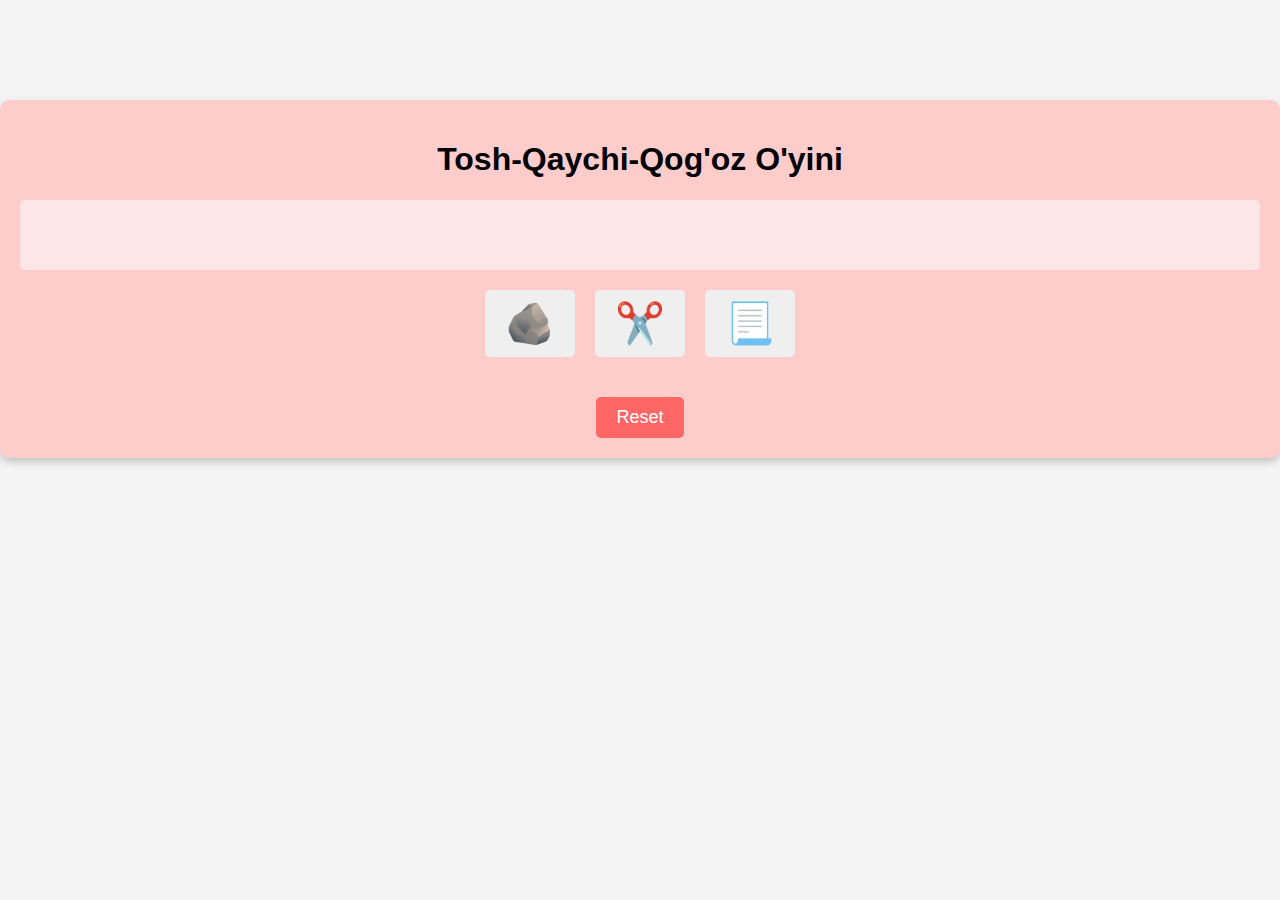
<file: donziki/main.html>
<!DOCTYPE html>
<html lang="en">
<head>
    <meta charset="UTF-8">
    <meta name="viewport" content="width=device-width, initial-scale=1.0">
    <title>Tosh-Qaychi-Qog'oz</title>
    <link rel="stylesheet" href="./main.css">
</head>
<body>
    <div class="card">
        <h1>Tosh-Qaychi-Qog'oz O'yini</h1>
        <div class="txt"></div>
        <div class="uchbahodir">
            <button onclick="playGame('tosh')" id="tosh">🪨</button>
            <button onclick="playGame('qaychi')" id="qaychi">✂️</button>
            <button onclick="playGame(`qog'oz`)" id="qogoz">📃</button>
        </div>

        <button class="reset" onclick="resetGame()">Reset</button>
    </div>
    <script src="./main.js"></script>
</body>
</html>
</file>
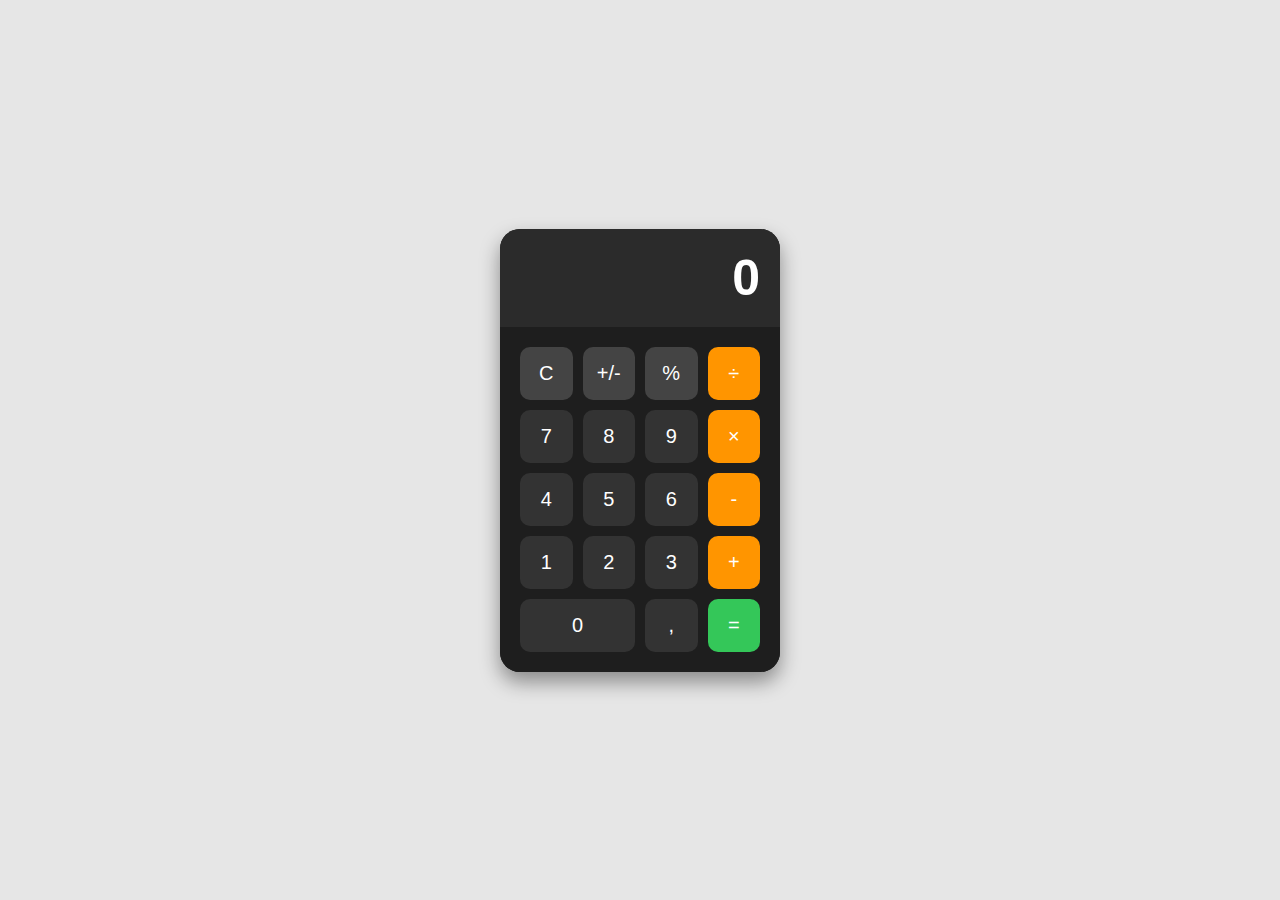
<file: kalkuliyator/front.html>
<!DOCTYPE html>
<html lang="en">
<head>
    <meta charset="UTF-8">
    <meta name="viewport" content="width=device-width, initial-scale=1.0">
    <title>Dark Mode Calculator</title>
    <link rel="stylesheet" href="style.css">
</head>
<body>
    <div class="calculator">
        <div class="screen">
            <span id="display-small" class="small-text"></span>
            <span id="display-large" class="large-text">0</span>
        </div>
        
        <div class="buttons">
            <button class="btn gray" data-action="clear">C</button>
            <button class="btn gray" data-action="toggle-sign">+/-</button>
            <button class="btn gray" data-action="percent">%</button>
            <button class="btn operator" data-action="divide">÷</button>

            <button class="btn">7</button>
            <button class="btn">8</button>
            <button class="btn">9</button>
            <button class="btn operator" data-action="multiply">×</button>

            <button class="btn">4</button>
            <button class="btn">5</button>
            <button class="btn">6</button>
            <button class="btn operator" data-action="subtract">-</button>

            <button class="btn">1</button>
            <button class="btn">2</button>
            <button class="btn">3</button>
            <button class="btn operator" data-action="add">+</button>

            <button class="btn zero">0</button>
            <button class="btn" data-action="decimal">,</button>
            <button class="btn equal" data-action="calculate">=</button>
        </div>
    </div>

    <script src="./back.js"></script>
</body>
</html>
</file>
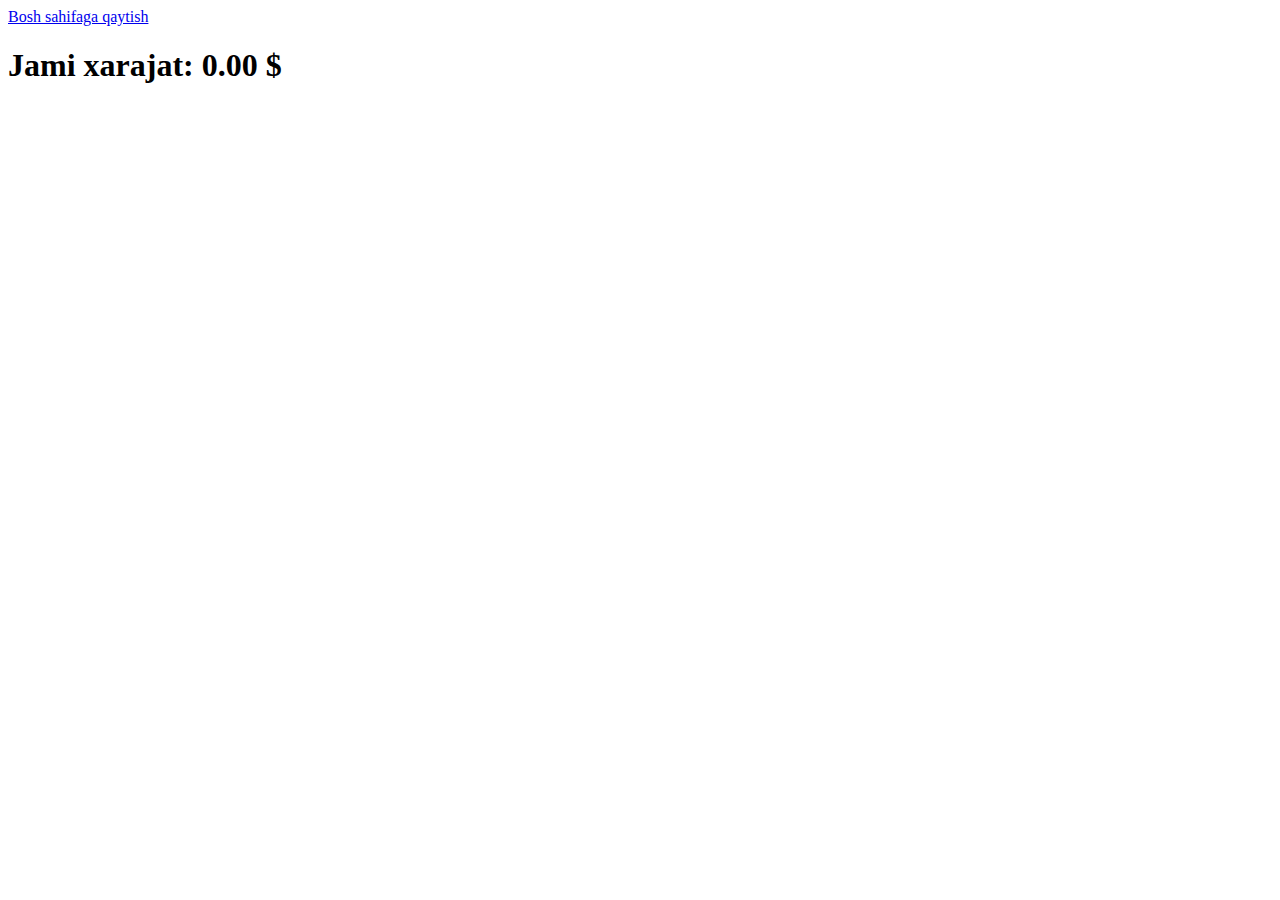
<file: kariznka/trashbin.html>
<!DOCTYPE html>
<html lang="en">
<head>
    <meta charset="UTF-8">
    <meta name="viewport" content="width=device-width, initial-scale=1.0">
    <title>Karzinka</title>
</head>
<body>
    <a href="./index.html">Bosh sahifaga qaytish</a>
    <div class="bag"></div>
    <script src="./qwer.js"></script>
</body>
</html>
</file>
<file: donziki/main.css>
body {
    font-family: Arial, sans-serif;
    text-align: center;
    background-color: #f4f4f4;
    margin: 0;
    padding: 0;
}

.card {
    margin-top: 100px;
    padding: 20px;
    background-color: #ffcccc;
    text-align: center;
    border-radius: 10px;
    box-shadow: 0 4px 8px rgba(0, 0, 0, 0.2);
}

.uchbahodir {
    display: flex;
    justify-content: center;
    gap: 20px;
    margin: 20px 0;
}

.uchbahodir button {
    font-size: 40px;
    padding: 10px 20px;
    cursor: pointer;
    border: none;
    border-radius: 5px;
    transition: 0.3s;
}

.uchbahodir button:hover {
    background-color: #ff9999;
    transform: scale(1.1);
}

.reset {
    margin-top: 20px;
    padding: 10px 20px;
    background-color: #ff6666;
    color: white;
    font-size: 18px;
    border: none;
    border-radius: 5px;
    cursor: pointer;
    transition: 0.3s;
}

.reset:hover {
    background-color: #ff3333;
}

.txt {
    margin-top: 20px;
    padding: 10px;
    background-color: #ffe6e6;
    border-radius: 5px;
    min-height: 50px;
    font-size: 18px;
}
</file>
<file: kalkuliyator/style.css>
* {
    margin: 0;
    padding: 0;
    box-sizing: border-box;
}

body {
    display: flex;
    justify-content: center;
    align-items: center;
    height: 100vh;
    background-color: #e6e6e6;
    font-family: Arial, sans-serif;
}

.calculator {
    background-color: #1e1e1e;
    border-radius: 20px;
    width: 280px;
    box-shadow: 0 10px 20px rgba(0, 0, 0, 0.4);
    overflow: hidden;
}

.screen {
    background-color: #2b2b2b;
    padding: 20px;
    text-align: right;
    color: #ffffff;
}

.small-text {
    font-size: 16px;
    color: #aaa;
}

.large-text {
    font-size: 50px;
    font-weight: bold;
}

.buttons {
    display: grid;
    grid-template-columns: repeat(4, 1fr);
    gap: 10px;
    padding: 20px;
    background-color: #1e1e1e;
}

.btn {
    background-color: #333;
    color: #fff;
    border: none;
    border-radius: 10px;
    font-size: 20px;
    padding: 15px 0;
    text-align: center;
    cursor: pointer;
    transition: all 0.2s;
}

.btn:hover {
    background-color: #555;
}

.btn.gray {
    background-color: #444;
}

.btn.gray:hover {
    background-color: #555;
}

.btn.operator {
    background-color: #ff9500;
}

.btn.operator:hover {
    background-color: #e68900;
}


.btn.equal {
    background-color: #34c759;
}

.btn.equal:hover {
    background-color: #2ca748;
}

.btn.zero {
    grid-column: span 2;
}
</file>
